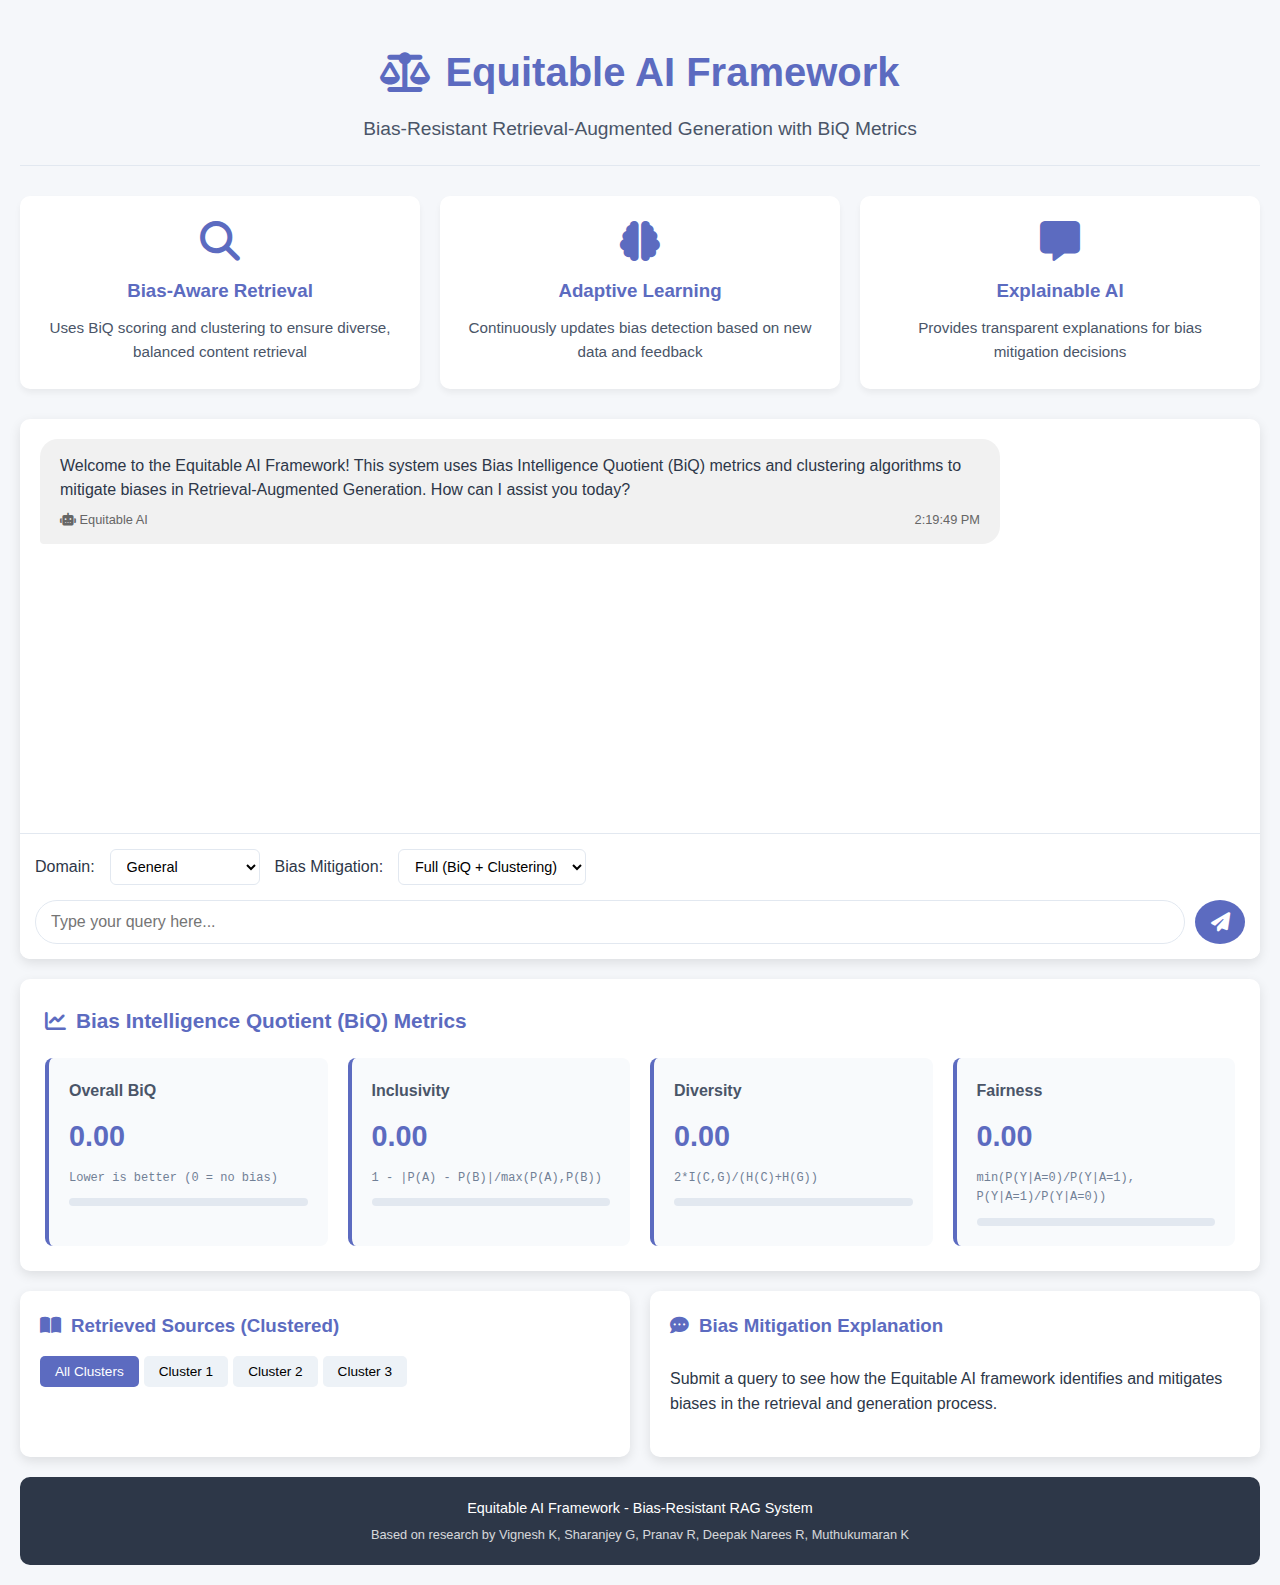
<file: frontend/index.html>
<!DOCTYPE html>
<html lang="en">
<head>
    <meta charset="UTF-8">
    <meta name="viewport" content="width=device-width, initial-scale=1.0">
    <title>Equitable AI - Bias-Resistant RAG System</title>
    <link rel="stylesheet" href="style.css">
    <link rel="stylesheet" href="https://cdnjs.cloudflare.com/ajax/libs/font-awesome/6.4.0/css/all.min.css">
</head>
<body>
    <div class="app-container">
        <header>
            <h1><i class="fas fa-balance-scale"></i> Equitable AI Framework</h1>
            <p>Bias-Resistant Retrieval-Augmented Generation with BiQ Metrics</p>
        </header>
        
        <div class="framework-overview">
            <div class="framework-component">
                <i class="fas fa-search"></i>
                <h3>Bias-Aware Retrieval</h3>
                <p>Uses BiQ scoring and clustering to ensure diverse, balanced content retrieval</p>
            </div>
            <div class="framework-component">
                <i class="fas fa-brain"></i>
                <h3>Adaptive Learning</h3>
                <p>Continuously updates bias detection based on new data and feedback</p>
            </div>
            <div class="framework-component">
                <i class="fas fa-comment-alt"></i>
                <h3>Explainable AI</h3>
                <p>Provides transparent explanations for bias mitigation decisions</p>
            </div>
        </div>
        
        <div class="chat-container">
            <div id="chat-history" class="chat-history"></div>
            
            <div class="input-area">
                <div class="domain-selector">
                    <label for="domain">Domain:</label>
                    <select id="domain">
                        <option value="general">General</option>
                        <option value="healthcare">Healthcare</option>
                        <option value="finance">Finance</option>
                        <option value="education">Education</option>
                    </select>
                    
                    <label for="bias-mitigation">Bias Mitigation:</label>
                    <select id="bias-mitigation">
                        <option value="full">Full (BiQ + Clustering)</option>
                        <option value="biq-only">BiQ Only</option>
                        <option value="clustering-only">Clustering Only</option>
                        <option value="none">None (Baseline)</option>
                    </select>
                </div>
                
                <div class="message-input">
                    <input type="text" id="user-input" placeholder="Type your query here..." autocomplete="off">
                    <button id="send-button"><i class="fas fa-paper-plane"></i></button>
                </div>
            </div>
        </div>
        
        <div id="metrics-panel" class="metrics-panel">
            <h3><i class="fas fa-chart-line"></i> Bias Intelligence Quotient (BiQ) Metrics</h3>
            <div class="metrics-grid">
                <div class="metric">
                    <div class="metric-label">Overall BiQ</div>
                    <div class="metric-value" id="biq-score">0.00</div>
                    <div class="metric-description">Lower is better (0 = no bias)</div>
                    <div class="metric-bar">
                        <div id="biq-bar" class="bar-fill"></div>
                    </div>
                </div>
                <div class="metric">
                    <div class="metric-label">Inclusivity</div>
                    <div class="metric-value" id="inclusivity">0.00</div>
                    <div class="metric-description">1 - |P(A) - P(B)|/max(P(A),P(B))</div>
                    <div class="metric-bar">
                        <div id="inclusivity-bar" class="bar-fill"></div>
                    </div>
                </div>
                <div class="metric">
                    <div class="metric-label">Diversity</div>
                    <div class="metric-value" id="diversity">0.00</div>
                    <div class="metric-description">2*I(C,G)/(H(C)+H(G))</div>
                    <div class="metric-bar">
                        <div id="diversity-bar" class="bar-fill"></div>
                    </div>
                </div>
                <div class="metric">
                    <div class="metric-label">Fairness</div>
                    <div class="metric-value" id="fairness">0.00</div>
                    <div class="metric-description">min(P(Y|A=0)/P(Y|A=1), P(Y|A=1)/P(Y|A=0))</div>
                    <div class="metric-bar">
                        <div id="fairness-bar" class="bar-fill"></div>
                    </div>
                </div>
            </div>
        </div>
        
        <div class="panels-container">
            <div id="sources-panel" class="panel">
                <h3><i class="fas fa-book-open"></i> Retrieved Sources (Clustered)</h3>
                <div class="panel-tabs">
                    <button class="tab-button active" data-tab="cluster-0">All Clusters</button>
                    <button class="tab-button" data-tab="cluster-1">Cluster 1</button>
                    <button class="tab-button" data-tab="cluster-2">Cluster 2</button>
                    <button class="tab-button" data-tab="cluster-3">Cluster 3</button>
                </div>
                <div id="sources-list" class="sources-list"></div>
            </div>
            
            <div id="explanation-panel" class="panel">
                <h3><i class="fas fa-comment-dots"></i> Bias Mitigation Explanation</h3>
                <div id="explanation-content" class="explanation-content">
                    <p>Submit a query to see how the Equitable AI framework identifies and mitigates biases in the retrieval and generation process.</p>
                </div>
            </div>
        </div>
        
        <footer>
            <p>Equitable AI Framework - Bias-Resistant RAG System</p>
            <p>Based on research by Vignesh K, Sharanjey G, Pranav R, Deepak Narees R, Muthukumaran K</p>
        </footer>
    </div>
    
    <script src="script.js"></script>
</body>
</html>
</file>
<file: frontend/style.css>
:root {
    --primary-color: #5c6bc0;
    --secondary-color: #26a69a;
    --accent-color: #ff7043;
    --background-color: #f5f7fa;
    --chat-bg: #ffffff;
    --user-bubble: #e3f2fd;
    --bot-bubble: #f1f1f1;
    --text-color: #2d3748;
    --border-color: #e2e8f0;
    --panel-bg: #ffffff;
    --footer-bg: #2d3748;
    --footer-text: #ffffff;
}

* {
    margin: 0;
    padding: 0;
    box-sizing: border-box;
    font-family: 'Segoe UI', Tahoma, Geneva, Verdana, sans-serif;
}

body {
    background-color: var(--background-color);
    color: var(--text-color);
    line-height: 1.6;
}

.app-container {
    max-width: 1400px;
    margin: 0 auto;
    padding: 20px;
    display: flex;
    flex-direction: column;
    min-height: 100vh;
}

header {
    text-align: center;
    margin-bottom: 30px;
    padding: 20px 0;
    border-bottom: 1px solid var(--border-color);
}

header h1 {
    color: var(--primary-color);
    margin-bottom: 10px;
    font-size: 2.5rem;
    display: flex;
    align-items: center;
    justify-content: center;
    gap: 15px;
}

header p {
    color: #4a5568;
    font-size: 1.2rem;
    max-width: 800px;
    margin: 0 auto;
}

.framework-overview {
    display: flex;
    justify-content: space-between;
    margin-bottom: 30px;
    gap: 20px;
    flex-wrap: wrap;
}

.framework-component {
    flex: 1;
    min-width: 250px;
    background-color: var(--panel-bg);
    padding: 25px;
    border-radius: 10px;
    box-shadow: 0 4px 6px rgba(0, 0, 0, 0.05);
    text-align: center;
    transition: transform 0.3s, box-shadow 0.3s;
}

.framework-component:hover {
    transform: translateY(-5px);
    box-shadow: 0 6px 12px rgba(0, 0, 0, 0.1);
}

.framework-component i {
    font-size: 2.5rem;
    color: var(--primary-color);
    margin-bottom: 15px;
}

.framework-component h3 {
    margin-bottom: 10px;
    color: var(--primary-color);
}

.framework-component p {
    color: #4a5568;
    font-size: 0.95rem;
}

.chat-container {
    display: flex;
    flex-direction: column;
    height: 60vh;
    background-color: var(--chat-bg);
    border-radius: 10px;
    box-shadow: 0 4px 12px rgba(0, 0, 0, 0.1);
    overflow: hidden;
    margin-bottom: 20px;
}

.chat-history {
    flex: 1;
    padding: 20px;
    overflow-y: auto;
    display: flex;
    flex-direction: column;
    gap: 15px;
}

.message {
    max-width: 80%;
    padding: 15px 20px;
    border-radius: 18px;
    margin-bottom: 8px;
    position: relative;
    animation: fadeIn 0.3s ease;
    line-height: 1.5;
}

@keyframes fadeIn {
    from { opacity: 0; transform: translateY(10px); }
    to { opacity: 1; transform: translateY(0); }
}

.user-message {
    align-self: flex-end;
    background-color: var(--user-bubble);
    color: var(--text-color);
    border-bottom-right-radius: 4px;
}

.bot-message {
    align-self: flex-start;
    background-color: var(--bot-bubble);
    color: var(--text-color);
    border-bottom-left-radius: 4px;
}

.message-meta {
    font-size: 0.8rem;
    color: #666;
    margin-top: 8px;
    display: flex;
    justify-content: space-between;
}

.input-area {
    padding: 15px;
    border-top: 1px solid var(--border-color);
    background-color: var(--chat-bg);
    display: flex;
    flex-direction: column;
    gap: 15px;
}

.domain-selector {
    display: flex;
    flex-wrap: wrap;
    gap: 15px;
}

.domain-selector label {
    font-weight: 500;
    display: flex;
    align-items: center;
    gap: 5px;
}

.domain-selector select {
    padding: 8px 12px;
    border-radius: 6px;
    border: 1px solid var(--border-color);
    background-color: white;
    font-size: 0.9rem;
    min-width: 150px;
}

.message-input {
    display: flex;
    gap: 10px;
}

.message-input input {
    flex: 1;
    padding: 12px 15px;
    border-radius: 24px;
    border: 1px solid var(--border-color);
    font-size: 1rem;
    outline: none;
    transition: border 0.3s;
}

.message-input input:focus {
    border-color: var(--primary-color);
}

.message-input button {
    width: 50px;
    border-radius: 50%;
    border: none;
    background-color: var(--primary-color);
    color: white;
    font-size: 1.2rem;
    cursor: pointer;
    transition: background-color 0.3s;
    display: flex;
    align-items: center;
    justify-content: center;
}

.message-input button:hover {
    background-color: #4a5bbf;
}

.metrics-panel {
    margin-bottom: 20px;
    background-color: var(--panel-bg);
    border-radius: 10px;
    padding: 25px;
    box-shadow: 0 4px 12px rgba(0, 0, 0, 0.1);
}

.metrics-panel h3 {
    margin-bottom: 20px;
    color: var(--primary-color);
    display: flex;
    align-items: center;
    gap: 10px;
    font-size: 1.3rem;
}

.metrics-grid {
    display: grid;
    grid-template-columns: repeat(auto-fit, minmax(220px, 1fr));
    gap: 20px;
}

.metric {
    background-color: #f8fafc;
    padding: 20px;
    border-radius: 8px;
    border-left: 4px solid var(--primary-color);
    transition: transform 0.3s;
}

.metric:hover {
    transform: translateY(-3px);
}

.metric-label {
    font-weight: 600;
    margin-bottom: 5px;
    color: #4a5568;
    display: flex;
    align-items: center;
    gap: 5px;
}

.metric-value {
    font-size: 1.8rem;
    font-weight: 700;
    margin: 10px 0;
    color: var(--primary-color);
}

.metric-description {
    font-size: 0.75rem;
    color: #718096;
    margin-bottom: 10px;
    font-family: 'Courier New', monospace;
}

.metric-bar {
    height: 8px;
    background-color: #e2e8f0;
    border-radius: 4px;
    overflow: hidden;
}

.bar-fill {
    height: 100%;
    background-color: var(--secondary-color);
    width: 0%;
    transition: width 0.5s ease;
}

.panels-container {
    display: flex;
    gap: 20px;
    margin-bottom: 20px;
    flex-wrap: wrap;
}

.panel {
    flex: 1;
    min-width: 300px;
    background-color: var(--panel-bg);
    border-radius: 10px;
    padding: 20px;
    box-shadow: 0 4px 12px rgba(0, 0, 0, 0.1);
}

.panel h3 {
    margin-bottom: 15px;
    color: var(--primary-color);
    display: flex;
    align-items: center;
    gap: 10px;
}

.panel-tabs {
    display: flex;
    gap: 5px;
    margin-bottom: 15px;
    flex-wrap: wrap;
}

.tab-button {
    padding: 8px 15px;
    background-color: #edf2f7;
    border: none;
    border-radius: 5px;
    cursor: pointer;
    font-size: 0.85rem;
    transition: background-color 0.3s;
}

.tab-button.active {
    background-color: var(--primary-color);
    color: white;
}

.tab-button:hover:not(.active) {
    background-color: #e2e8f0;
}

.sources-list {
    display: flex;
    flex-direction: column;
    gap: 12px;
    max-height: 300px;
    overflow-y: auto;
    padding-right: 5px;
}

.source-item {
    padding: 15px;
    background-color: #f8fafc;
    border-radius: 8px;
    border-left: 4px solid var(--primary-color);
    transition: transform 0.2s;
}

.source-item:hover {
    transform: translateX(5px);
}

.source-text {
    margin-bottom: 8px;
    line-height: 1.4;
}

.source-meta {
    display: flex;
    gap: 15px;
    font-size: 0.85rem;
    color: #666;
    flex-wrap: wrap;
}

.source-meta span {
    display: flex;
    align-items: center;
    gap: 5px;
}

.source-score {
    margin-left: auto;
    font-weight: 500;
    color: var(--accent-color);
}

.explanation-content {
    line-height: 1.6;
    padding: 10px 0;
}

.explanation-content p {
    margin-bottom: 10px;
}

.typing-indicator {
    display: inline-block;
    padding: 10px 15px;
    background-color: var(--bot-bubble);
    border-radius: 18px;
    border-bottom-left-radius: 4px;
}

.typing-dot {
    display: inline-block;
    width: 8px;
    height: 8px;
    border-radius: 50%;
    background-color: #666;
    margin: 0 2px;
    animation: typingAnimation 1.4s infinite ease-in-out;
}

.typing-dot:nth-child(1) {
    animation-delay: 0s;
}
.typing-dot:nth-child(2) {
    animation-delay: 0.2s;
}
.typing-dot:nth-child(3) {
    animation-delay: 0.4s;
}

@keyframes typingAnimation {
    0%, 60%, 100% { transform: translateY(0); }
    30% { transform: translateY(-5px); }
}

footer {
    margin-top: auto;
    background-color: var(--footer-bg);
    color: var(--footer-text);
    padding: 20px;
    border-radius: 10px;
    text-align: center;
}

footer p {
    margin-bottom: 5px;
    font-size: 0.9rem;
}

footer p:last-child {
    margin-bottom: 0;
    font-size: 0.8rem;
    opacity: 0.8;
}

@media (max-width: 1200px) {
    .panels-container {
        flex-direction: column;
    }
    
    .panel {
        min-width: 100%;
    }
}

@media (max-width: 768px) {
    .chat-container {
        height: 50vh;
    }
    
    .framework-overview {
        flex-direction: column;
    }
    
    .framework-component {
        min-width: 100%;
    }
    
    .domain-selector {
        flex-direction: column;
        gap: 10px;
    }
    
    .domain-selector select {
        width: 100%;
    }
}

@media (max-width: 480px) {
    header h1 {
        font-size: 1.8rem;
    }
    
    header p {
        font-size: 1rem;
    }
    
    .metrics-grid {
        grid-template-columns: 1fr;
    }
    
    .message {
        max-width: 90%;
    }
}
</file>
